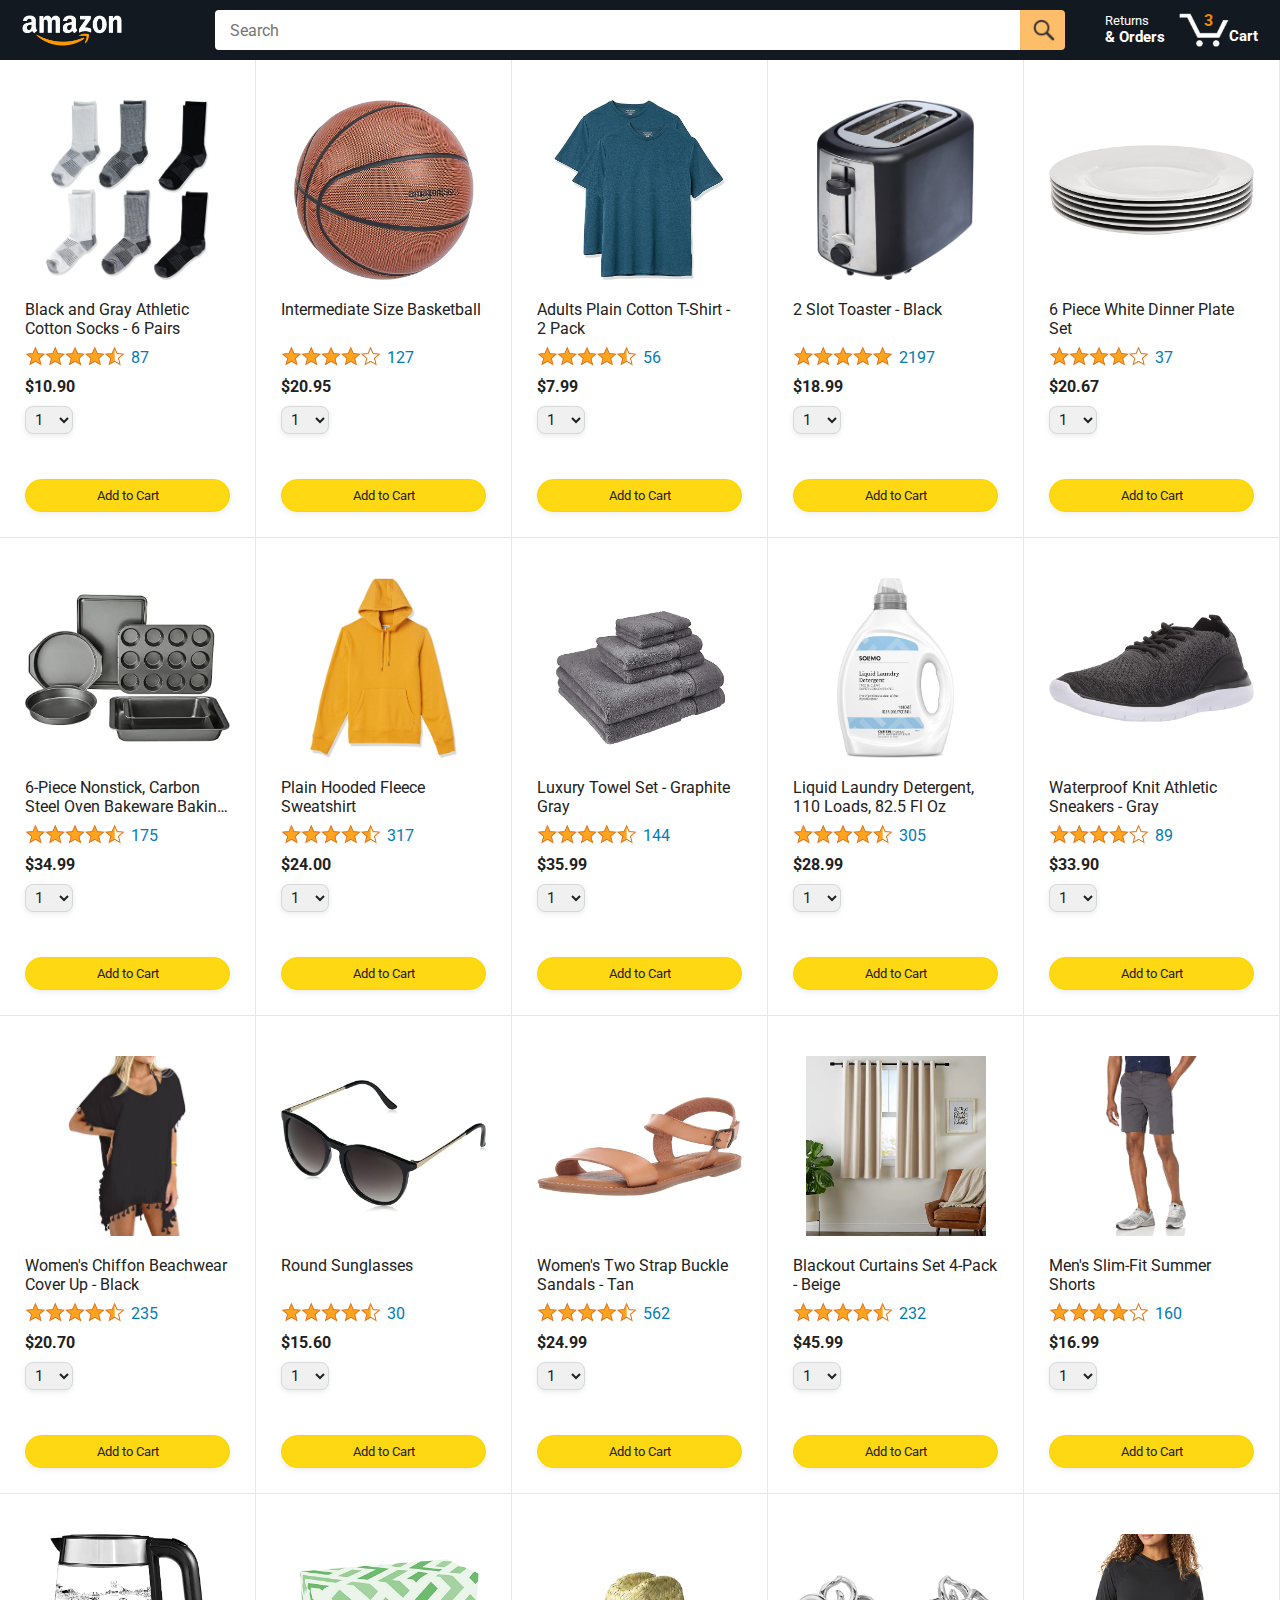
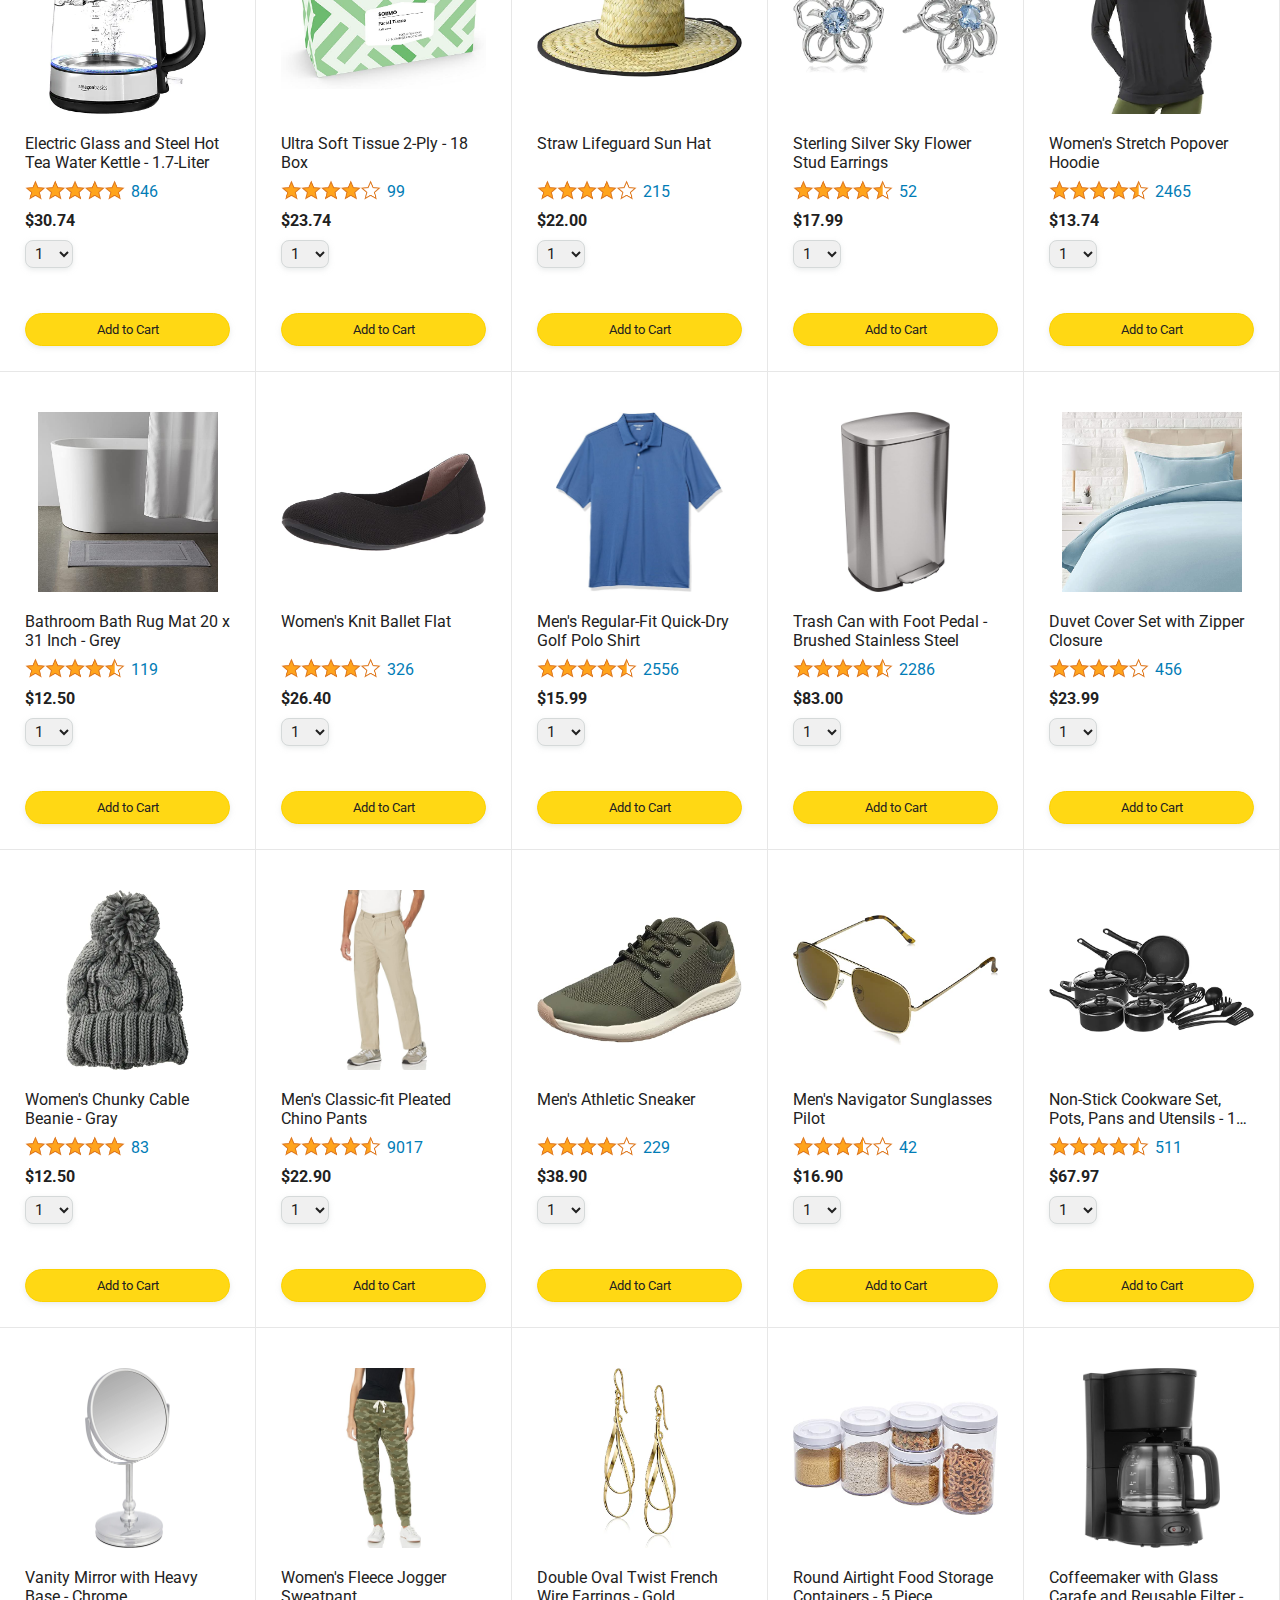
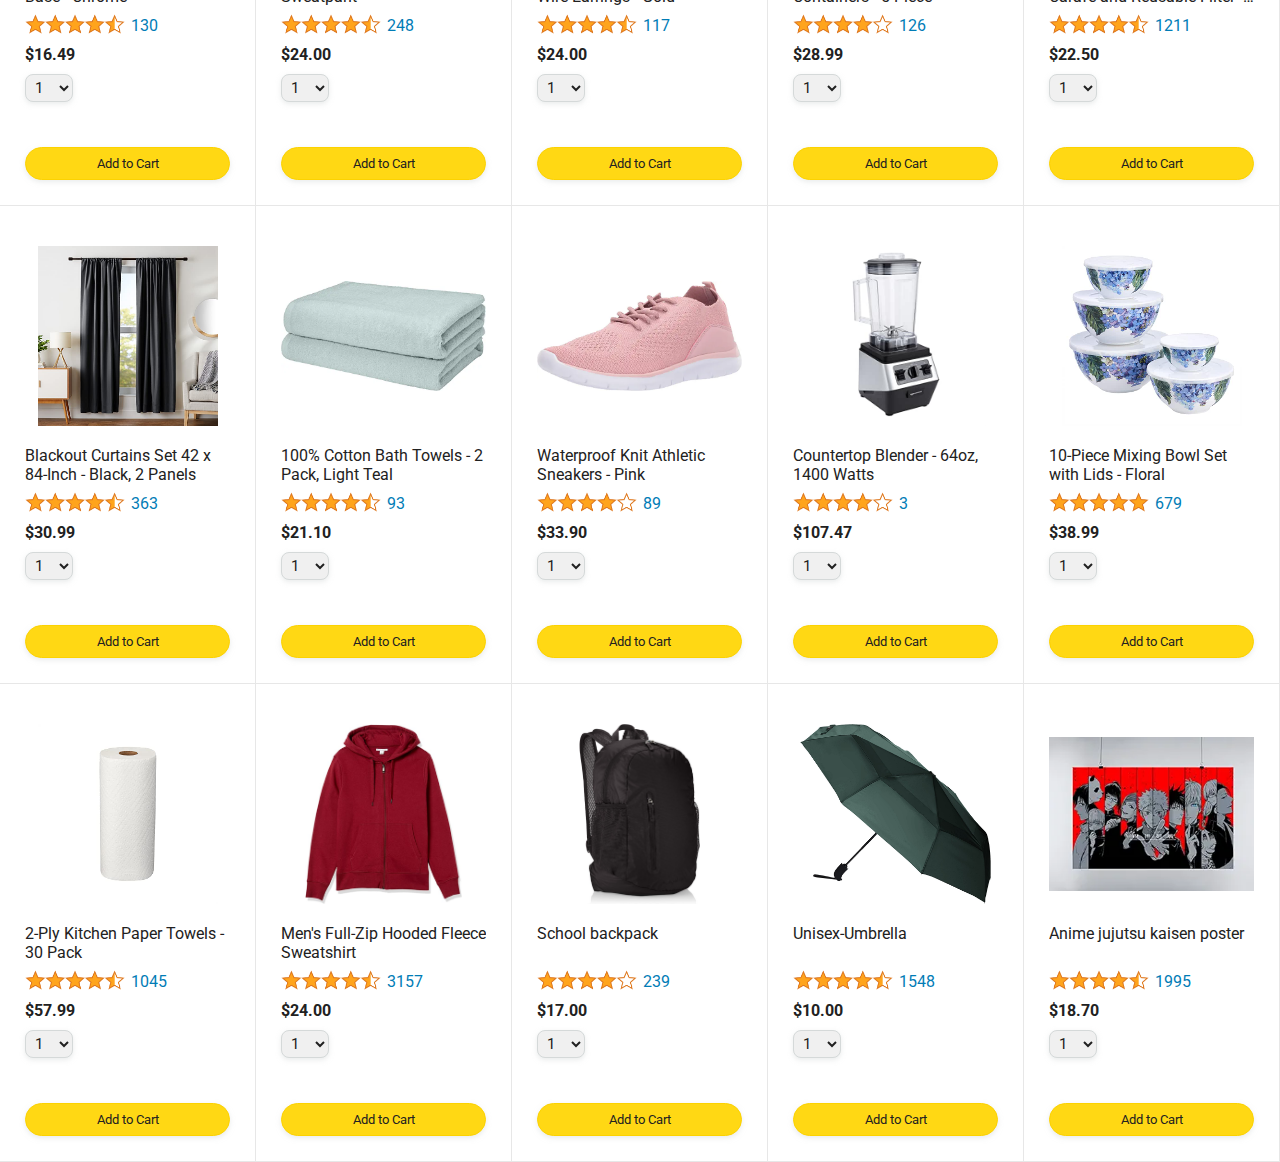
<file: index.html>
<!DOCTYPE html>
<html>
  <head>
    <title>1.Amazon Project</title>

    <!-- This code is needed for responsive design to work.
      (Responsive design = make the website look good on
      smaller screen sizes like a phone or a tablet). -->
    <meta name="viewport" content="width=device-width, initial-scale=1">

    <!-- Load a font called Roboto from Google Fonts. -->
    <link rel="preconnect" href="https://fonts.googleapis.com">
    <link rel="preconnect" href="https://fonts.gstatic.com" crossorigin>
    <link href="https://fonts.googleapis.com/css2?family=Roboto:wght@400;500;700&display=swap" rel="stylesheet"> 

    <!-- Here are the CSS files for this page. -->
    <link rel="stylesheet" href="styles/shared/general.css">
    <link rel="stylesheet" href="styles/shared/amazon-header.css">
    <link rel="stylesheet" href="styles/pages/amazon.css">
  </head>
  <body>
    <div class="amazon-header">
      <div class="amazon-header-left-section">
        <a href="index.html" class="header-link">
          <img class="amazon-logo"
            src="images/amazon-logo-white.png">
          <img class="amazon-mobile-logo"
            src="images/amazon-mobile-logo-white.png">
        </a>
      </div>

      <div class="amazon-header-middle-section">
        <input class="search-bar" type="text" placeholder="Search">

        <button class="search-button">
          <img class="search-icon" src="images/icons/search-icon.png">
        </button>
      </div>

      <div class="amazon-header-right-section">
        <a class="orders-link header-link" href="orders.html">
          <span class="returns-text">Returns</span>
          <span class="orders-text">& Orders</span>
        </a>

        <a class="cart-link header-link" href="checkout.html">
          <img class="cart-icon" src="images/icons/cart-icon.png">
          <div class="cart-quantity js-cart-quantity"></div>
          <div class="cart-text">Cart</div>
        </a>
      </div>
    </div>
    
    <div class="main">
      <div class="products-grid js-products-grid">
      </div>
    </div>

    <script type="module" src="scripts/amazon.js"></script>
  </body>
</html>
</file>
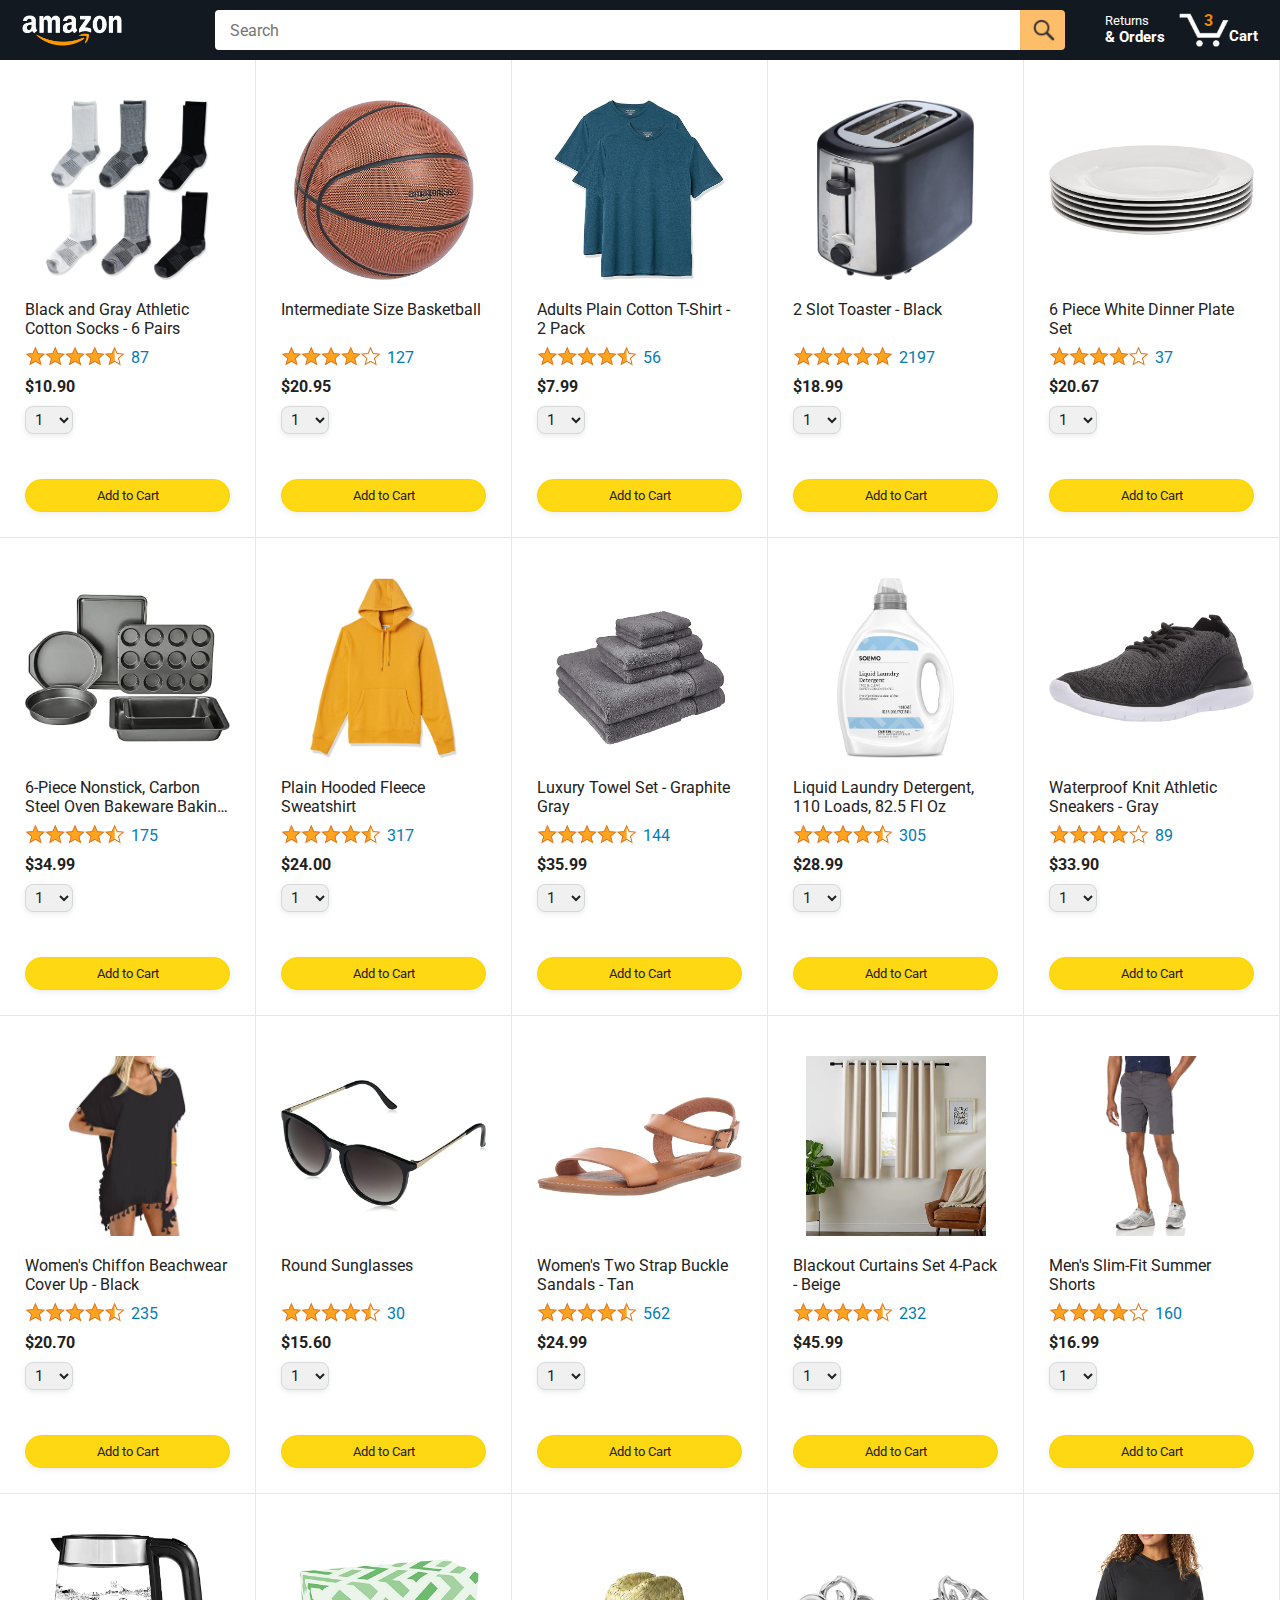
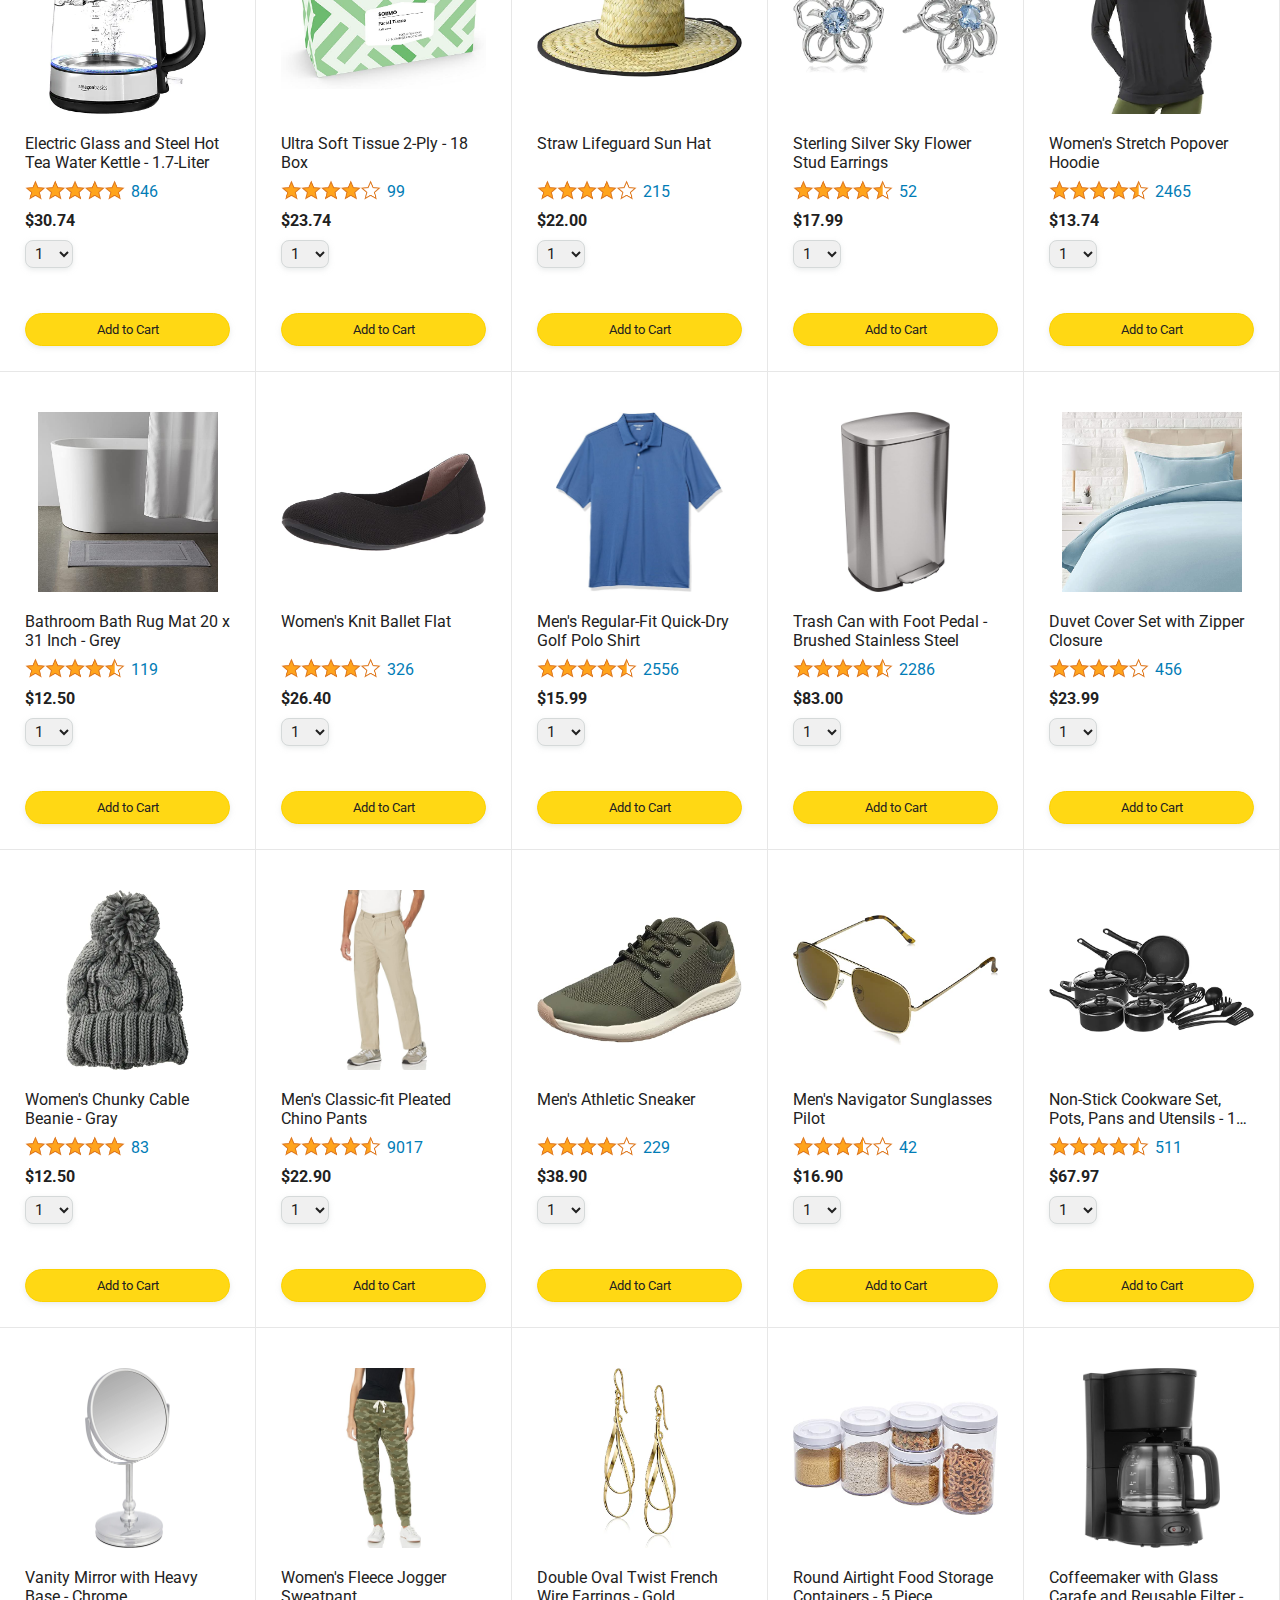
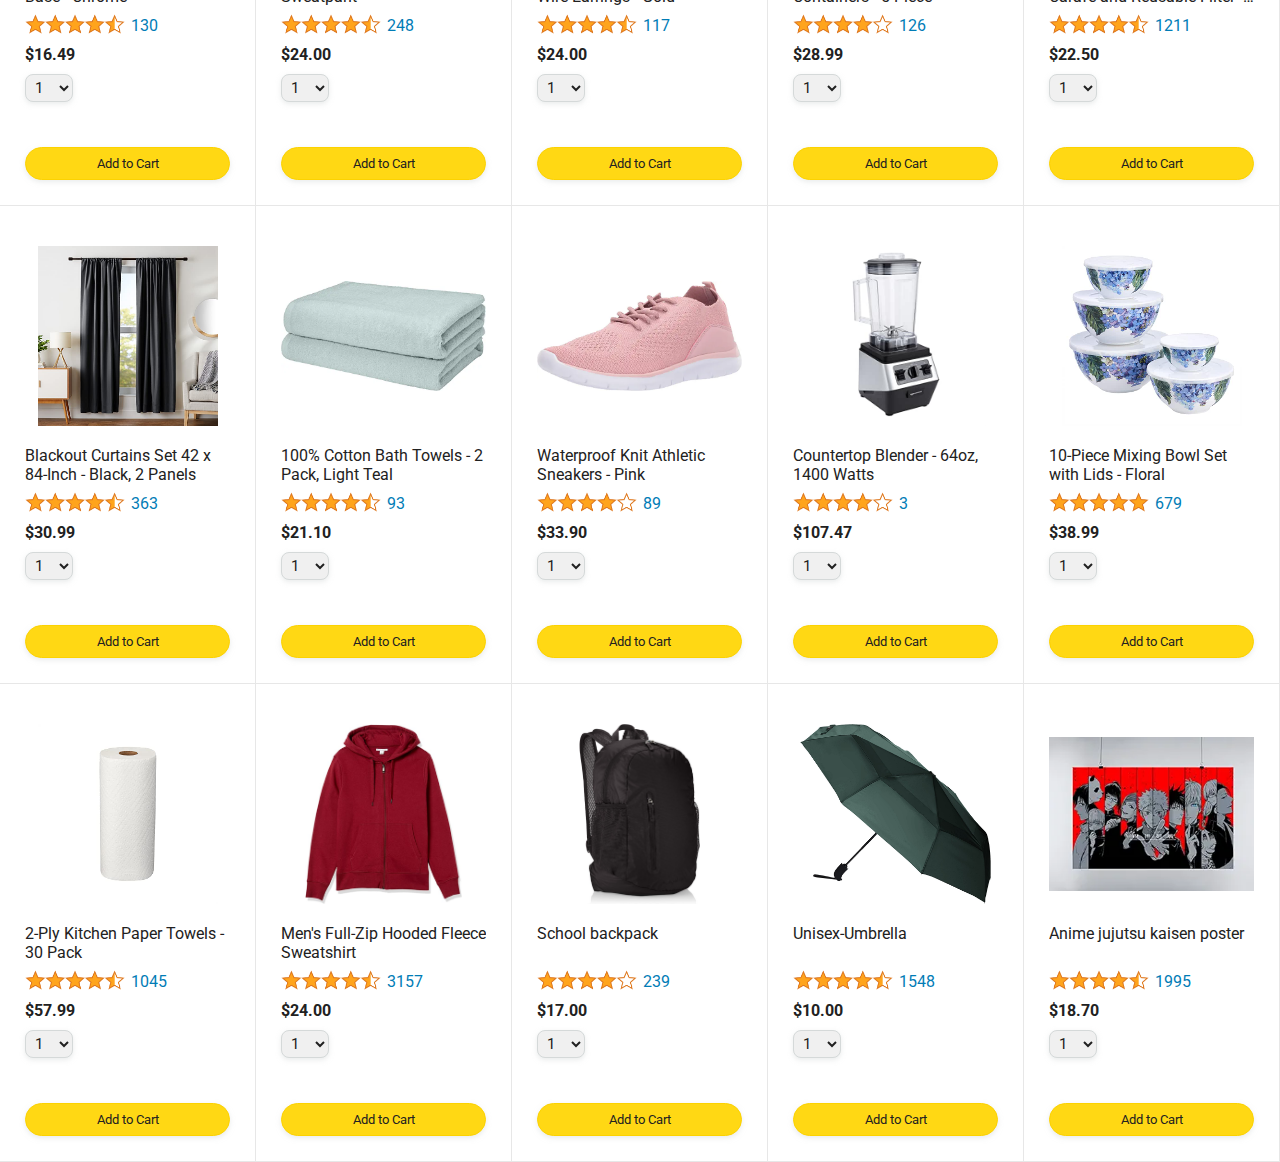
<file: amazon(1).html>
<!DOCTYPE html>
<html>
  <head>
    <title>1.Amazon Project</title>

    <!-- This code is needed for responsive design to work.
      (Responsive design = make the website look good on
      smaller screen sizes like a phone or a tablet). -->
    <meta name="viewport" content="width=device-width, initial-scale=1">

    <!-- Load a font called Roboto from Google Fonts. -->
    <link rel="preconnect" href="https://fonts.googleapis.com">
    <link rel="preconnect" href="https://fonts.gstatic.com" crossorigin>
    <link href="https://fonts.googleapis.com/css2?family=Roboto:wght@400;500;700&display=swap" rel="stylesheet"> 

    <!-- Here are the CSS files for this page. -->
    <link rel="stylesheet" href="styles/shared/general.css">
    <link rel="stylesheet" href="styles/shared/amazon-header.css">
    <link rel="stylesheet" href="styles/pages/amazon.css">
  </head>
  <body>
    <div class="amazon-header">
      <div class="amazon-header-left-section">
        <a href="amazon(1).html" class="header-link">
          <img class="amazon-logo"
            src="images/amazon-logo-white.png">
          <img class="amazon-mobile-logo"
            src="images/amazon-mobile-logo-white.png">
        </a>
      </div>

      <div class="amazon-header-middle-section">
        <input class="search-bar" type="text" placeholder="Search">

        <button class="search-button">
          <img class="search-icon" src="images/icons/search-icon.png">
        </button>
      </div>

      <div class="amazon-header-right-section">
        <a class="orders-link header-link" href="orders.html">
          <span class="returns-text">Returns</span>
          <span class="orders-text">& Orders</span>
        </a>

        <a class="cart-link header-link" href="checkout.html">
          <img class="cart-icon" src="images/icons/cart-icon.png">
          <div class="cart-quantity js-cart-quantity"></div>
          <div class="cart-text">Cart</div>
        </a>
      </div>
    </div>
    
    <div class="main">
      <div class="products-grid js-products-grid">
      </div>
    </div>

    <script type="module" src="scripts/amazon.js"></script>
  </body>
</html>
</file>
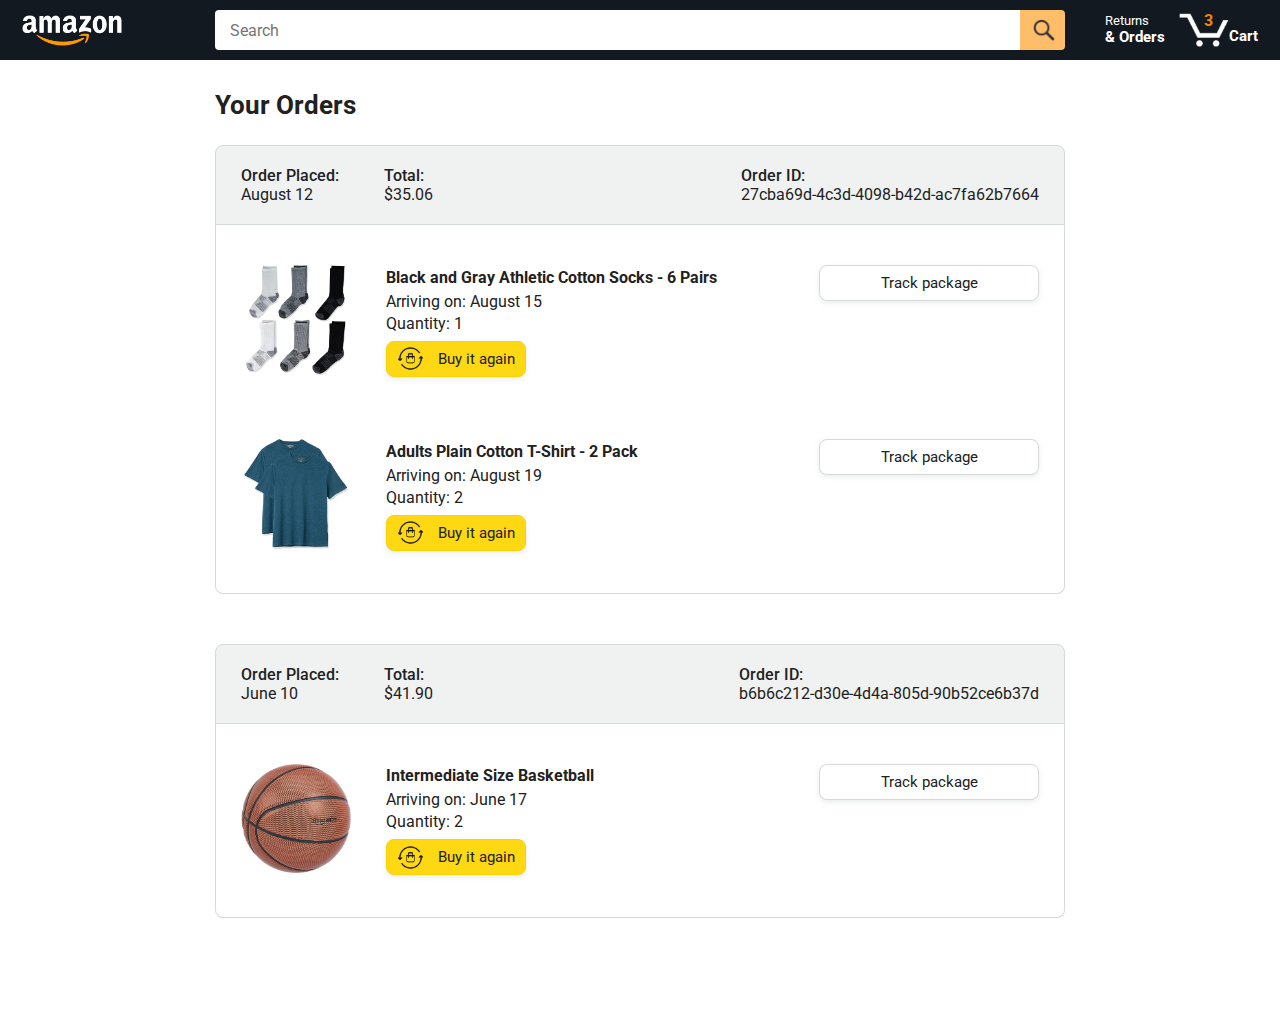
<file: orders.html>
<!DOCTYPE html>
<html>
  <head>
    <title>Orders</title>

    <!-- This code is needed for responsive design to work.
      (Responsive design = make the website look good on
      smaller screen sizes like a phone or a tablet). -->
    <meta name="viewport" content="width=device-width, initial-scale=1">

    <!-- Load a font called Roboto from Google Fonts. -->
    <link rel="preconnect" href="https://fonts.googleapis.com">
    <link rel="preconnect" href="https://fonts.gstatic.com" crossorigin>
    <link href="https://fonts.googleapis.com/css2?family=Roboto:wght@400;500;700&display=swap" rel="stylesheet">

    <!-- Here are the CSS files for this page. -->
    <link rel="stylesheet" href="styles/shared/general.css">
    <link rel="stylesheet" href="styles/shared/amazon-header.css">
    <link rel="stylesheet" href="styles/pages/orders.css">
  </head>
  <body>
    <div class="amazon-header">
      <div class="amazon-header-left-section">
        <a href="index.html" class="header-link">
          <img class="amazon-logo"
            src="images/amazon-logo-white.png">
          <img class="amazon-mobile-logo"
            src="images/amazon-mobile-logo-white.png">
        </a>
      </div>

      <div class="amazon-header-middle-section">
        <input class="search-bar" type="text" placeholder="Search">

        <button class="search-button">
          <img class="search-icon" src="images/icons/search-icon.png">
        </button>
      </div>

      <div class="amazon-header-right-section">
        <a class="orders-link header-link" href="orders.html">
          <span class="returns-text">Returns</span>
          <span class="orders-text">& Orders</span>
        </a>

        <a class="cart-link header-link" href="checkout.html">
          <img class="cart-icon" src="images/icons/cart-icon.png">
          <div class="cart-quantity">3</div>
          <div class="cart-text">Cart</div>
        </a>
      </div>
    </div>

    <div class="main">
      <div class="page-title">Your Orders</div>

      <div class="orders-grid">
        <div class="order-container">
          
          <div class="order-header">
            <div class="order-header-left-section">
              <div class="order-date">
                <div class="order-header-label">Order Placed:</div>
                <div>August 12</div>
              </div>
              <div class="order-total">
                <div class="order-header-label">Total:</div>
                <div>$35.06</div>
              </div>
            </div>

            <div class="order-header-right-section">
              <div class="order-header-label">Order ID:</div>
              <div>27cba69d-4c3d-4098-b42d-ac7fa62b7664</div>
            </div>
          </div>

          <div class="order-details-grid">
            <div class="product-image-container">
              <img src="images/products/athletic-cotton-socks-6-pairs.jpg">
            </div>

            <div class="product-details">
              <div class="product-name">
                Black and Gray Athletic Cotton Socks - 6 Pairs
              </div>
              <div class="product-delivery-date">
                Arriving on: August 15
              </div>
              <div class="product-quantity">
                Quantity: 1
              </div>
              <button class="buy-again-button button-primary">
                <img class="buy-again-icon" src="images/icons/buy-again.png">
                <span class="buy-again-message">Buy it again</span>
              </button>
            </div>

            <div class="product-actions">
              <a href="tracking.html">
                <button class="track-package-button button-secondary">
                  Track package
                </button>
              </a>
            </div>

            <div class="product-image-container">
              <img src="images/products/adults-plain-cotton-tshirt-2-pack-teal.jpg">
            </div>

            <div class="product-details">
              <div class="product-name">
                Adults Plain Cotton T-Shirt - 2 Pack
              </div>
              <div class="product-delivery-date">
                Arriving on: August 19
              </div>
              <div class="product-quantity">
                Quantity: 2
              </div>
              <button class="buy-again-button button-primary">
                <img class="buy-again-icon" src="images/icons/buy-again.png">
                <span class="buy-again-message">Buy it again</span>
              </button>
            </div>

            <div class="product-actions">
              <a href="tracking.html">
                <button class="track-package-button button-secondary">
                  Track package
                </button>
              </a>
            </div>
          </div>
        </div>

        <div class="order-container">

          <div class="order-header">
            <div class="order-header-left-section">
              <div class="order-date">
                <div class="order-header-label">Order Placed:</div>
                <div>June 10</div>
              </div>
              <div class="order-total">
                <div class="order-header-label">Total:</div>
                <div>$41.90</div>
              </div>
            </div>

            <div class="order-header-right-section">
              <div class="order-header-label">Order ID:</div>
              <div>b6b6c212-d30e-4d4a-805d-90b52ce6b37d</div>
            </div>
          </div>

          <div class="order-details-grid">
            <div class="product-image-container">
              <img src="images/products/intermediate-composite-basketball.jpg">
            </div>

            <div class="product-details">
              <div class="product-name">
                Intermediate Size Basketball
              </div>
              <div class="product-delivery-date">
                Arriving on: June 17
              </div>
              <div class="product-quantity">
                Quantity: 2
              </div>
              <button class="buy-again-button button-primary">
                <img class="buy-again-icon" src="images/icons/buy-again.png">
                <span class="buy-again-message">Buy it again</span>
              </button>
            </div>

            <div class="product-actions">
              <a href="tracking.html">
                <button class="track-package-button button-secondary">
                  Track package
                </button>
              </a>
            </div>
          </div>
        </div>
      </div>
    </div>
  </body>
</html>
</file>
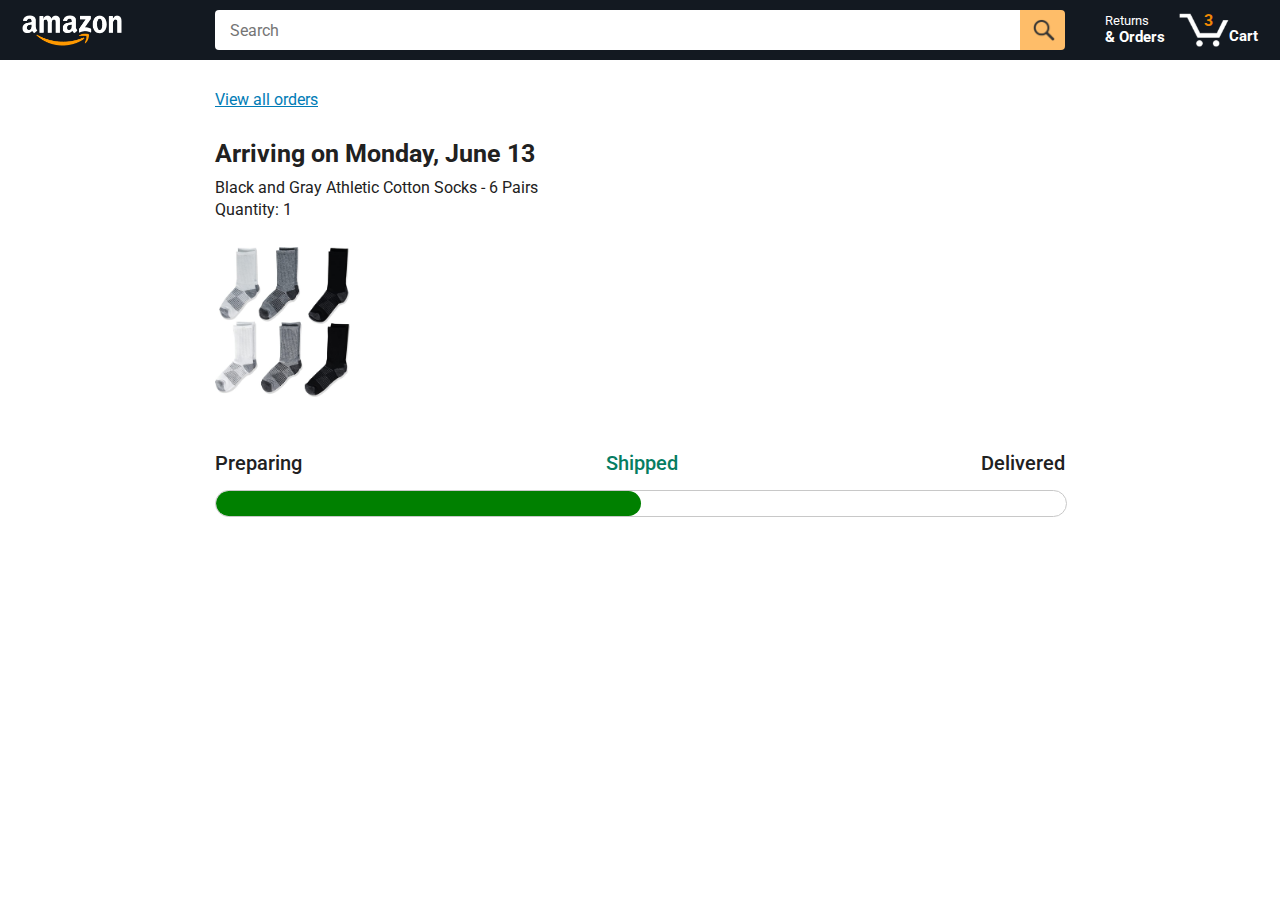
<file: tracking.html>
<!DOCTYPE html>
<html>
  <head>
    <title>Tracking</title>

    <!-- This code is needed for responsive design to work.
      (Responsive design = make the website look good on
      smaller screen sizes like a phone or a tablet). -->
    <meta name="viewport" content="width=device-width, initial-scale=1">

    <!-- Load a font called Roboto from Google Fonts. -->
    <link rel="preconnect" href="https://fonts.googleapis.com">
    <link rel="preconnect" href="https://fonts.gstatic.com" crossorigin>
    <link href="https://fonts.googleapis.com/css2?family=Roboto:wght@400;500;700&display=swap" rel="stylesheet">

    <!-- Here are the CSS files for this page. -->
    <link rel="stylesheet" href="styles/shared/general.css">
    <link rel="stylesheet" href="styles/shared/amazon-header.css">
    <link rel="stylesheet" href="styles/pages/tracking.css">
  </head>
  <body>
    <div class="amazon-header">
      <div class="amazon-header-left-section">
        <a href="index.html" class="header-link">
          <img class="amazon-logo"
            src="images/amazon-logo-white.png">
          <img class="amazon-mobile-logo"
            src="images/amazon-mobile-logo-white.png">
        </a>
      </div>

      <div class="amazon-header-middle-section">
        <input class="search-bar" type="text" placeholder="Search">

        <button class="search-button">
          <img class="search-icon" src="images/icons/search-icon.png">
        </button>
      </div>

      <div class="amazon-header-right-section">
        <a class="orders-link header-link" href="orders.html">
          <span class="returns-text">Returns</span>
          <span class="orders-text">& Orders</span>
        </a>

        <a class="cart-link header-link" href="checkout.html">
          <img class="cart-icon" src="images/icons/cart-icon.png">
          <div class="cart-quantity">3</div>
          <div class="cart-text">Cart</div>
        </a>
      </div>
    </div>

    <div class="main">
      <div class="order-tracking">
        <a class="back-to-orders-link link-primary" href="orders.html">
          View all orders
        </a>

        <div class="delivery-date">
          Arriving on Monday, June 13
        </div>

        <div class="product-info">
          Black and Gray Athletic Cotton Socks - 6 Pairs
        </div>

        <div class="product-info">
          Quantity: 1
        </div>

        <img class="product-image" src="images/products/athletic-cotton-socks-6-pairs.jpg">

        <div class="progress-labels-container">
          <div class="progress-label">
            Preparing
          </div>
          <div class="progress-label current-status">
            Shipped
          </div>
          <div class="progress-label">
            Delivered
          </div>
        </div>

        <div class="progress-bar-container">
          <div class="progress-bar"></div>
        </div>
      </div>
    </div>
  </body>
</html>
</file>
<file: styles/shared/general.css>
body {
  font-family: Roboto, Arial;
  color: rgb(33, 33, 33);
  /* The <body> element has a default margin of 8px
     on all sides. This removes the default margins. */
  margin: 0;
}

/* <p> elements have a default margin on the top
   and bottom. This removes the default margins. */
p {
  margin: 0;
}

button {
  cursor: pointer;
}

select {
  cursor: pointer;
}

input, select, button {
  font-family: Roboto, Arial;
}

.button-primary {
  color: rgb(33, 33, 33);
  background-color: rgb(255, 216, 20);
  border: 1px solid rgb(252, 210, 0);
  border-radius: 8px;
  cursor: pointer;
  box-shadow: 0 2px 5px rgba(213, 217, 217, 0.5);
}

.button-primary:hover {
  background-color: rgb(247, 202, 0);
  border: 1px solid rgb(242, 194, 0);
}

.button-primary:active {
  background: rgb(255, 216, 20);
  border-color: rgb(252, 210, 0);
  box-shadow: none;
}

.button-secondary {
  color: rgb(33, 33, 33);
  background: white;
  border: 1px solid rgb(213, 217, 217);
  border-radius: 8px;
  cursor: pointer;
  box-shadow: 0 2px 5px rgba(213, 217, 217, 0.5);
}

.button-secondary:hover {
  background-color: rgb(247, 250, 250);
}

.button-secondary:active {
  background-color: rgb(237, 253, 255);
  box-shadow: none;
}

/* These styles will limit text to 2 lines. Anything
   beyond 2 lines will be replaced with "..."
   You can find this code by using an A.I. tool or by
   searching in Google.
   https://css-tricks.com/almanac/properties/l/line-clamp/ */
.limit-text-to-2-lines {
  display: -webkit-box;
  -webkit-line-clamp: 2;
  -webkit-box-orient: vertical;
  overflow: hidden;
}

.link-primary {
  color: rgb(1, 124, 182);
  cursor: pointer;
}

.link-primary:hover {
  color: rgb(196, 80, 0);
}

/* Styles for dropdown selectors. */
select {
  color: rgb(33, 33, 33);
  background-color: rgb(240, 240, 240);
  border: 1px solid rgb(213, 217, 217);
  border-radius: 8px;
  padding: 3px 5px;
  font-size: 15px;
  cursor: pointer;
  box-shadow: 0 2px 5px rgba(213, 217, 217, 0.5);
}

select:focus,
input:focus {
  outline: 2px solid rgb(255, 153, 0);
}
</file>
<file: styles/shared/amazon-header.css>
.amazon-header {
  background-color: rgb(19, 25, 33);
  color: white;
  padding-left: 15px;
  padding-right: 15px;

  display: flex;
  align-items: center;
  justify-content: space-between;

  position: fixed;
  top: 0;
  left: 0;
  right: 0;
  height: 60px;
}

.amazon-header-left-section {
  width: 180px;
}

@media (max-width: 800px) {
  .amazon-header-left-section {
    width: unset;
  }
}

.header-link {
  display: inline-block;
  padding: 6px;
  border-radius: 2px;
  cursor: pointer;
  text-decoration: none;
  border: 1px solid rgba(0, 0, 0, 0);
}

.header-link:hover {
  border: 1px solid white;
}

.amazon-logo {
  width: 100px;
  margin-top: 5px;
}

.amazon-mobile-logo {
  display: none;
}

@media (max-width: 575px) {
  .amazon-logo {
    display: none;
  }

  .amazon-mobile-logo {
    display: block;
    height: 35px;
    margin-top: 5px;
  }
}

.amazon-header-middle-section {
  flex: 1;
  max-width: 850px;
  margin-left: 10px;
  margin-right: 10px;
  display: flex;
}

.search-bar {
  flex: 1;
  width: 0;
  font-size: 16px;
  height: 38px;
  padding-left: 15px;
  border: none;
  border-top-left-radius: 4px;
  border-bottom-left-radius: 4px;
  border-top-right-radius: 0;
  border-bottom-right-radius: 0;
}

.search-button {
  background-color: rgb(254, 189, 105);
  border: none;
  width: 45px;
  height: 40px;
  border-top-right-radius: 4px;
  border-bottom-right-radius: 4px;
  flex-shrink: 0;
}

.search-icon {
  height: 22px;
  margin-left: 2px;
  margin-top: 3px;
}

.amazon-header-right-section {
  width: 180px;
  flex-shrink: 0;
  display: flex;
  justify-content: end;
}

.orders-link {
  color: white;
}

.returns-text {
  display: block;
  font-size: 13px;
}

.orders-text {
  display: block;
  font-size: 15px;
  font-weight: 700;
}

.cart-link {
  color: white;
  display: flex;
  align-items: center;
  position: relative;
}

.cart-icon {
  width: 50px;
}

.cart-text {
  margin-top: 12px;
  font-size: 15px;
  font-weight: 700;
}

.cart-quantity {
  color: rgb(240, 136, 4);
  font-size: 16px;
  font-weight: 700;

  position: absolute;
  top: 4px;
  left: 22px;
  
  width: 26px;
  text-align: center;
}
</file>
<file: styles/pages/amazon.css>
.main {
  margin-top: 60px;
}

.products-grid {
  display: grid;

  /* - In CSS Grid, 1fr means a column will take up the
       remaining space in the grid.
     - If we write 1fr 1fr ... 1fr; 8 times, this will
       divide the grid into 8 columns, each taking up an
       equal amount of the space.
     - repeat(8, 1fr); is a shortcut for repeating "1fr"
       8 times (instead of typing out "1fr" 8 times).
       repeat(...) is a special property that works with
       display: grid; */
  grid-template-columns: repeat(8, 1fr);
}

/* @media is used to create responsive design (making the
   website look good on any screen size). This @media
   means when the screen width is 2000px or less, we
   will divide the grid into 7 columns instead of 8. */
@media (max-width: 2000px) {
  .products-grid {
    grid-template-columns: repeat(7, 1fr);
  }
}

/* This @media means when the screen width is 1600px or
   less, we will divide the grid into 6 columns. */
@media (max-width: 1600px) {
  .products-grid {
    grid-template-columns: repeat(6, 1fr);
  }
}

@media (max-width: 1300px) {
  .products-grid {
    grid-template-columns: repeat(5, 1fr);
  }
}

@media (max-width: 1000px) {
  .products-grid {
    grid-template-columns: repeat(4, 1fr);
  }
}

@media (max-width: 800px) {
  .products-grid {
    grid-template-columns: repeat(3, 1fr);
  }
}

@media (max-width: 575px) {
  .products-grid {
    grid-template-columns: repeat(2, 1fr);
  }
}

@media (max-width: 450px) {
  .products-grid {
    grid-template-columns: 1fr;
  }
}

.product-container {
  padding-top: 40px;
  padding-bottom: 25px;
  padding-left: 25px;
  padding-right: 25px;

  border-right: 1px solid rgb(231, 231, 231);
  border-bottom: 1px solid rgb(231, 231, 231);

  display: flex;
  flex-direction: column;
}

.product-image-container {
  display: flex;
  justify-content: center;
  align-items: center;

  height: 180px;
  margin-bottom: 20px;
}

.product-image {
  /* Images will overflow their container by default. To
    prevent this, we set max-width and max-height to 100%
    so they stay inside their container. */
  max-width: 100%;
  max-height: 100%;
}

.product-name {
  height: 40px;
  margin-bottom: 5px;
}

.product-rating-container {
  display: flex;
  align-items: center;
  margin-bottom: 10px;
}

.product-rating-stars {
  width: 100px;
  margin-right: 6px;
}

.product-rating-count {
  color: rgb(1, 124, 182);
  cursor: pointer;
  margin-top: 3px;
}

.product-price {
  font-weight: 700;
  margin-bottom: 10px;
}

.product-quantity-container {
  margin-bottom: 17px;
}

.product-spacer {
  flex: 1;
}

.added-to-cart {
  color: rgb(6, 125, 98);
  font-size: 16px;

  display: flex;
  align-items: center;
  margin-bottom: 8px;

  /* At first, the "Added to cart" message will
     be invisible. Use JavaScript to change the
     opacity and make it visible. */
  opacity: 0;
}

.added-to-cart img {
  height: 20px;
  margin-right: 5px;
}

.add-to-cart-button {
  width: 100%;
  padding: 8px;
  border-radius: 50px;
}

.add-to-cart-visible{
  opacity: 1;
}
</file>
<file: styles/pages/orders.css>
.main {
  max-width: 850px;
  margin-top: 90px;
  margin-bottom: 100px;
  padding-left: 20px;
  padding-right: 20px;

  /* margin-left: auto;
     margin-right auto;
     Is a trick for centering an element horizontally
     without needing a container. */
  margin-left: auto;
  margin-right: auto;
}

.page-title {
  font-weight: 700;
  font-size: 26px;
  margin-bottom: 25px;
}

.orders-grid {
  display: grid;
  grid-template-columns: 1fr;
  row-gap: 50px;
}

.order-header {
  background-color: rgb(240, 242, 242);
  border: 1px solid rgb(213, 217, 217);

  display: flex;
  align-items: center;
  justify-content: space-between;

  padding: 20px 25px;
  border-top-left-radius: 8px;
  border-top-right-radius: 8px;
}

.order-header-left-section {
  display: flex;
  flex-shrink: 0;
}

.order-header-label {
  font-weight: 500;
}

.order-date,
.order-total {
  margin-right: 45px;
}

.order-header-right-section {
  flex-shrink: 1;
}

@media (max-width: 575px) {
  .order-header {
    flex-direction: column;
    align-items: start;
    line-height: 23px;
    padding: 15px;
  }

  .order-header-left-section {
    flex-direction: column;
  }

  .order-header-label {
    margin-right: 5px;
  }

  .order-date,
  .order-total {
    display: grid;
    grid-template-columns: auto 1fr;
    margin-right: 0;
  }

  .order-header-right-section {
    display: grid;
    grid-template-columns: auto 1fr;
  }
}

.order-details-grid {
  padding: 40px 25px;
  border: 1px solid rgb(213, 217, 217);
  border-top: none;
  border-bottom-left-radius: 8px;
  border-bottom-right-radius: 8px;

  display: grid;
  grid-template-columns: 110px 1fr 220px;
  column-gap: 35px;
  row-gap: 60px;
  align-items: center;
}

@media (max-width: 800px) {
  .order-details-grid {
    grid-template-columns: 110px 1fr;
    row-gap: 0;
    padding-bottom: 8px;
  }
}

@media (max-width: 450px) {
  .order-details-grid {
    grid-template-columns: 1fr;
  }
}

.product-image-container {
  text-align: center;
}

.product-image-container img {
  max-width: 110px;
  max-height: 110px;
}

.product-name {
  font-weight: 700;
  margin-bottom: 5px;
}

.product-delivery-date {
  margin-bottom: 3px;
}

.product-quantity {
  margin-bottom: 8px;
}

.buy-again-button {
  font-size: 15px;
  width: 140px;
  height: 36px;
  border-radius: 8px;

  display: flex;
  align-items: center;
  justify-content: center;
}

.buy-again-icon {
  width: 25px;
  margin-right: 15px;
}

.product-actions {
  align-self: start;
}

.track-package-button {
  width: 100%;
  font-size: 15px;
  padding: 8px;
}

@media (max-width: 800px) {
  .buy-again-button {
    margin-bottom: 10px;
  }

  .product-actions {
    /* grid-column: 2 means this element will be placed
       in column 2 in the grid. (Normally, the column that
       an element is placed in is determined by the order
       of the elements in the HTML. grid-column overrides
       this default ordering). */
    grid-column: 2;
    margin-bottom: 30px;
  }

  .track-package-button {
    width: 140px;
  }
}

@media (max-width: 450px) {
  .product-image-container {
    text-align: center;
    margin-bottom: 25px;
  }

  .product-image-container img {
    max-width: 150px;
    max-height: 150px;
  }

  .product-name {
    margin-bottom: 10px;
  }

  .product-quantity {
    margin-bottom: 15px;
  }

  .buy-again-button {
    width: 100%;
    margin-bottom: 15px;
  }

  .product-actions {
    /* grid-column: auto; undos grid-column: 2; from above.
       This element will now be placed in its normal column
       in the grid. */
    grid-column: auto;
    margin-bottom: 70px;
  }

  .track-package-button {
    width: 100%;
    padding: 12px;
  }
}
</file>
<file: styles/pages/tracking.css>
.main {
  max-width: 850px;
  margin-top: 90px;
  margin-bottom: 100px;
  padding-left: 30px;
  padding-right: 30px;

  /* margin-left: auto;
     margin-right auto;
     Is a trick for centering an element horizontally
     without needing a container. */
  margin-left: auto;
  margin-right: auto;
}

.back-to-orders-link {
  display: inline-block;
  margin-bottom: 30px;
}

.delivery-date {
  font-size: 25px;
  font-weight: 700;
  margin-bottom: 10px;
}

.product-info {
  margin-bottom: 3px;
}

.product-image {
  max-width: 150px;
  max-height: 150px;
  margin-top: 25px;
  margin-bottom: 50px;
}

.progress-labels-container {
  display: flex;
  justify-content: space-between;
  font-size: 20px;
  font-weight: 500;
  margin-bottom: 15px;
}

.current-status {
  color: rgb(6, 125, 98);
}

@media (max-width: 575px) {
  .progress-labels-container {
    font-size: 16px;
  }
}

@media (max-width: 450px) {
  .progress-labels-container {
    flex-direction: column;
    margin-bottom: 5px;
  }

  .progress-label {
    margin-bottom: 3px;
  }
}

.progress-bar-container {
  height: 25px;
  width: 100%;

  border: 1px solid rgb(200, 200, 200);
  border-radius: 50px;
  overflow: hidden;
}

.progress-bar {
  height: 100%;
  background-color: green;
  border-radius: 50px;
  width: 50%;
}
</file>
